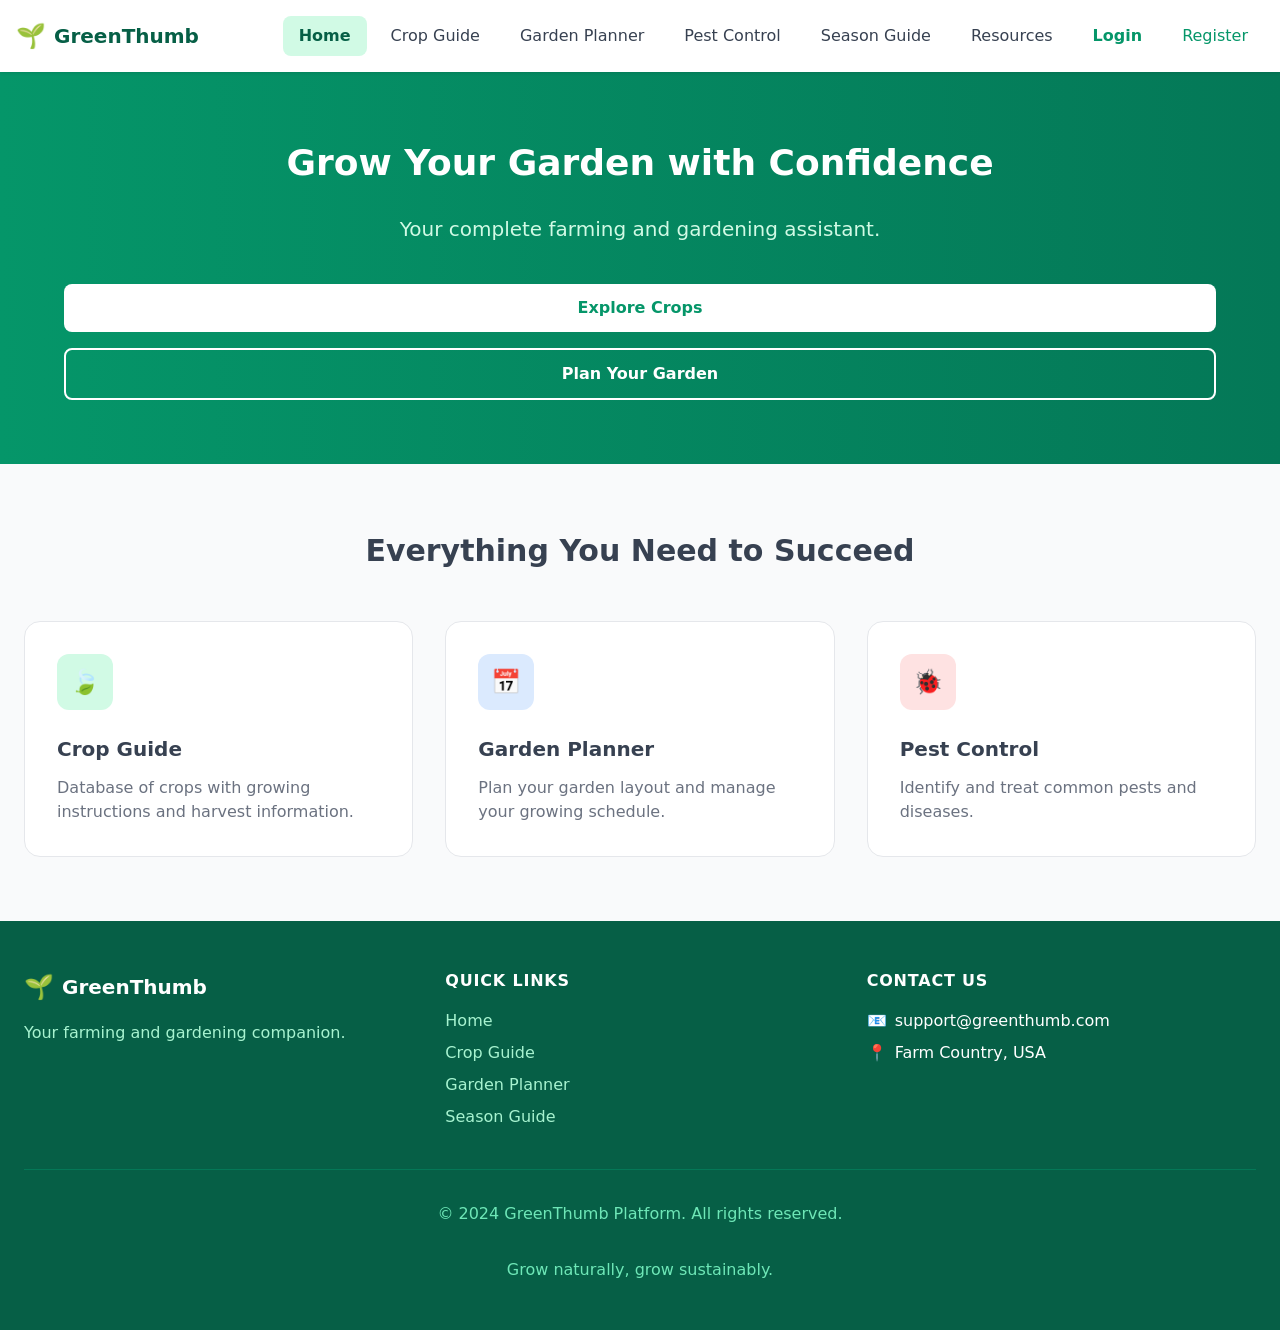
<file: index.html>
<!DOCTYPE html>
<html lang="en">
<head>
    <meta charset="UTF-8">
    <meta name="viewport" content="width=device-width, initial-scale=1.0">
    <title>GreenThumb | Farming & Gardening Assistance Platform</title>
    <style>
        .crop-image {
            width: 100%;
            height: 180px;
            object-fit: cover;
            border-radius: 0.75rem;
            margin-bottom: 1rem;
        }

        * { 
            margin: 0; 
            padding: 0; 
            box-sizing: border-box; 
        }
        
        body { 
            font-family: system-ui, sans-serif; 
            background: #f9fafb; 
            color: #374151; 
            line-height: 1.5; 
        }
        
        .container { 
            max-width: 80rem; 
            margin: 0 auto; 
            display: flex; 
            justify-content: space-between; 
            align-items: center; 
        }
        
        header { 
            background: white; 
            box-shadow: 0 1px 3px rgba(0,0,0,0.1); 
            padding: 1rem; 
            position: sticky; 
            top: 0; 
            z-index: 10; 
        }
        
        .features-grid { 
            display: grid; 
            gap: 2rem; 
        }
        
        .cards-grid { 
            display: grid; 
            gap: 1.5rem; 
            margin-bottom: 3rem; 
        }
        
        .card { 
            background: white; 
            border: 1px solid #e5e7eb; 
            border-radius: 1rem; 
            overflow: hidden; 
            transition: transform 0.3s, box-shadow 0.3s;
        }
        
        .card:hover { 
            transform: translateY(-5px); 
            box-shadow: 0 10px 25px rgba(0,0,0,0.1); 
        }
        
        .tips-box { 
            background: #f0fdf4; 
            padding: 2rem; 
            border: 1px solid #bbf7d0; 
            border-radius: 1rem; 
            margin-bottom: 2rem; 
        }
        
        footer { 
            background: #065f46; 
            color: white; 
            padding: 3rem 1.5rem; 
        }
        
        .footer-grid { 
            display: grid; 
            gap: 2rem; 
            margin-bottom: 2rem; 
        }
        
        @media (min-width: 768px) {
            .desktop-nav { 
                display: flex; 
                gap: 0.5rem; 
            }
            .features-grid { 
                grid-template-columns: repeat(3, 1fr); 
            }
            .cards-grid { 
                grid-template-columns: repeat(3, 1fr); 
            }
            .footer-grid { 
                grid-template-columns: repeat(3, 1fr); 
            }
        }
    </style>
</head>
<body>

<header>
    <div class="container">
        <a href="index.html" style="display: flex; align-items: center; gap: 0.5rem; color: #059669; text-decoration: none;">
            <span style="font-size: 1.5rem;">🌱</span>
            <span style="font-size: 1.25rem; font-weight: bold; color: #065f46;">GreenThumb</span>
        </a>

        <nav style="display: flex; gap: 0.5rem;">
            <a href="index.html" style="padding: 0.5rem 1rem; border-radius: 0.5rem; text-decoration: none; background: #d1fae5; color: #065f46; font-weight: 600;">Home</a>
            <a href="crops.html" style="padding: 0.5rem 1rem; border-radius: 0.5rem; text-decoration: none; color: #374151;">Crop Guide</a>
            <a href="planner.html" style="padding: 0.5rem 1rem; border-radius: 0.5rem; text-decoration: none; color: #374151;">Garden Planner</a>
            <a href="pests.html" style="padding: 0.5rem 1rem; border-radius: 0.5rem; text-decoration: none; color: #374151;">Pest Control</a>
            <a href="seasons.html" style="padding: 0.5rem 1rem; border-radius: 0.5rem; text-decoration: none; color: #374151;">Season Guide</a>
            <a href="resources.html" style="padding: 0.5rem 1rem; border-radius: 0.5rem; text-decoration: none; color: #374151;">Resources</a>
            <a href="login.html" style="padding: 0.5rem 1rem; border-radius: 0.5rem; text-decoration: none; color: #059669; font-weight: 600;">Login</a>
            <a href="register.html" style="padding: 0.5rem 1rem; border-radius: 0.5rem; text-decoration: none; color: #059669;">Register</a>
        </nav>
    </div>
</header>

<main>
    <section style="background: linear-gradient(to right, #059669, #047857); color: white; padding: 4rem 1.5rem; text-align: center;">
        <div style="max-width: 72rem; margin: 0 auto;">
            <h2 style="font-size: 2.25rem; font-weight: bold; margin-bottom: 1.5rem;">Grow Your Garden with Confidence</h2>
            <p style="font-size: 1.25rem; color: #d1fae5; margin-bottom: 2.5rem;">Your complete farming and gardening assistant.</p>
            <div style="display: flex; flex-direction: column; gap: 1rem; justify-content: center;">
                <a href="crops.html" style="background: white; color: #059669; padding: 0.75rem 2rem; border-radius: 0.5rem; font-weight: bold; text-decoration: none; text-align: center; display: inline-block;">Explore Crops</a>
                <a href="planner.html" style="background: transparent; border: 2px solid white; color: white; padding: 0.75rem 2rem; border-radius: 0.5rem; font-weight: bold; text-decoration: none; text-align: center; display: inline-block;">Plan Your Garden</a>
            </div>
        </div>
    </section>

    <section style="padding: 4rem 1.5rem; max-width: 80rem; margin: 0 auto;">
        <h2 style="font-size: 1.875rem; font-weight: bold; text-align: center; margin-bottom: 3rem;">Everything You Need to Succeed</h2>

        <div class="features-grid">
            <div style="background: white; border: 1px solid #e5e7eb; border-radius: 1rem; padding: 2rem;">
                <div style="background: #d1fae5; color: #059669; width: 3.5rem; height: 3.5rem; border-radius: 0.75rem; display: flex; align-items: center; justify-content: center; font-size: 1.5rem; margin-bottom: 1.5rem;">🍃</div>
                <h3 style="font-size: 1.25rem; font-weight: bold; margin-bottom: 0.75rem;">Crop Guide</h3>
                <p style="color: #6b7280;">Database of crops with growing instructions and harvest information.</p>
            </div>

            <div style="background: white; border: 1px solid #e5e7eb; border-radius: 1rem; padding: 2rem;">
                <div style="background: #dbeafe; color: #2563eb; width: 3.5rem; height: 3.5rem; border-radius: 0.75rem; display: flex; align-items: center; justify-content: center; font-size: 1.5rem; margin-bottom: 1.5rem;">📅</div>
                <h3 style="font-size: 1.25rem; font-weight: bold; margin-bottom: 0.75rem;">Garden Planner</h3>
                <p style="color: #6b7280;">Plan your garden layout and manage your growing schedule.</p>
            </div>

            <div style="background: white; border: 1px solid #e5e7eb; border-radius: 1rem; padding: 2rem;">
                <div style="background: #fee2e2; color: #dc2626; width: 3.5rem; height: 3.5rem; border-radius: 0.75rem; display: flex; align-items: center; justify-content: center; font-size: 1.5rem; margin-bottom: 1.5rem;">🐞</div>
                <h3 style="font-size: 1.25rem; font-weight: bold; margin-bottom: 0.75rem;">Pest Control</h3>
                <p style="color: #6b7280;">Identify and treat common pests and diseases.</p>
            </div>
        </div>
    </section>
</main>

<footer>
    <div style="max-width: 80rem; margin: 0 auto;">
        <div class="footer-grid">
            <div>
                <div style="display: flex; align-items: center; gap: 0.5rem; margin-bottom: 1rem;">
                    <span style="font-size: 1.5rem;">🌱</span>
                    <span style="font-size: 1.25rem; font-weight: bold;">GreenThumb</span>
                </div>
                <p style="color: #a7f3d0;">Your farming and gardening companion.</p>
            </div>

            <div>
                <h4 style="font-weight: bold; margin-bottom: 1rem; text-transform: uppercase; letter-spacing: 0.05em;">Quick Links</h4>
                <ul style="list-style: none;">
                    <li style="margin-bottom: 0.5rem;"><a href="index.html" style="color: #a7f3d0; text-decoration: none;">Home</a></li>
                    <li style="margin-bottom: 0.5rem;"><a href="crops.html" style="color: #a7f3d0; text-decoration: none;">Crop Guide</a></li>
                    <li style="margin-bottom: 0.5rem;"><a href="planner.html" style="color: #a7f3d0; text-decoration: none;">Garden Planner</a></li>
                    <li style="margin-bottom: 0.5rem;"><a href="seasons.html" style="color: #a7f3d0; text-decoration: none;">Season Guide</a></li>
                </ul>
            </div>

            <div>
                <h4 style="font-weight: bold; margin-bottom: 1rem; text-transform: uppercase; letter-spacing: 0.05em;">Contact Us</h4>
                <ul style="list-style: none;">
                    <li style="margin-bottom: 0.5rem; display: flex; align-items: center; gap: 0.5rem;">
                        <span>📧</span>
                        <span>support@greenthumb.com</span>
                    </li>
                    <li style="margin-bottom: 0.5rem; display: flex; align-items: center; gap: 0.5rem;">
                        <span>📍</span>
                        <span>Farm Country, USA</span>
                    </li>
                </ul>
            </div>
        </div>

        <div style="border-top: 1px solid #047857; padding-top: 2rem; text-align: center; color: #6ee7b7;">
            <p>&copy; 2024 GreenThumb Platform. All rights reserved.</p>
            <p style="margin-top: 2rem;">Grow naturally, grow sustainably.</p>
        </div>
    </div>
</footer>


</body>
</html>
</file>
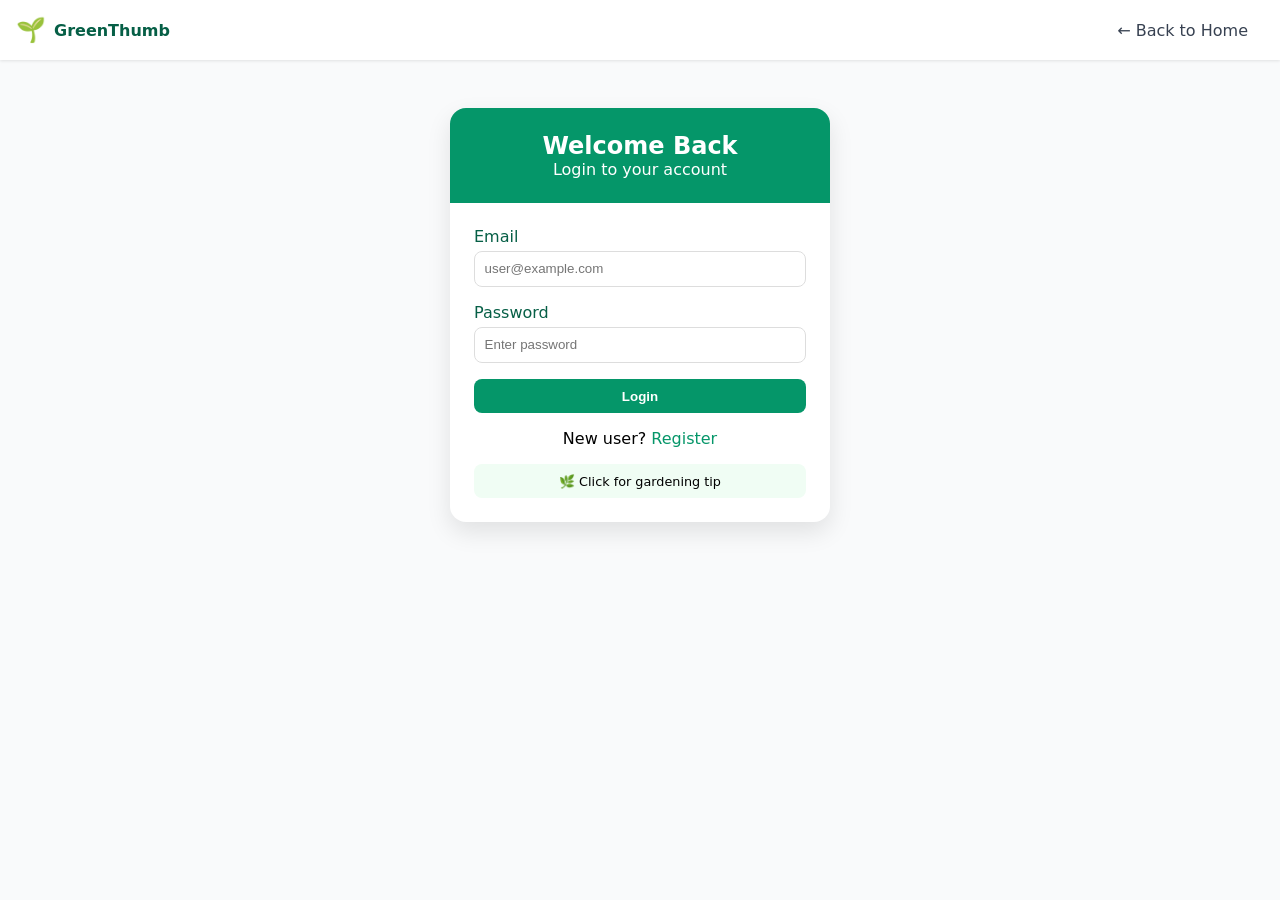
<file: login.html>
<!DOCTYPE html>
<html lang="en">
<head>
    <meta charset="UTF-8">
    <meta name="viewport" content="width=device-width, initial-scale=1.0">
    <title>Login | GreenThumb</title>
    <style>
        * { margin: 0; padding: 0; box-sizing: border-box; }
        body { font-family: system-ui, sans-serif; background: #f9fafb; }
        .container { max-width: 80rem; margin: 0 auto; display: flex; justify-content: space-between; align-items: center; }
        header { background: white; padding: 1rem; box-shadow: 0 1px 3px rgba(0,0,0,0.1); }
        .auth-container { max-width: 380px; margin: 3rem auto; background: white; border-radius: 1rem; box-shadow: 0 10px 25px rgba(0,0,0,0.1); overflow: hidden; }
        .auth-header { background: #059669; color: white; padding: 1.5rem; text-align: center; }
        .auth-body { padding: 1.5rem; }
        .form-group { margin-bottom: 1rem; }
        .form-group label { display: block; font-weight: 500; margin-bottom: 0.3rem; color: #065f46; }
        .form-group input { width: 100%; padding: 0.6rem; border: 1px solid #ddd; border-radius: 0.5rem; }
        .btn { width: 100%; background: #059669; color: white; padding: 0.6rem; border: none; border-radius: 0.5rem; font-weight: bold; cursor: pointer; }
        .btn:hover { background: #047857; }
        .auth-link { text-align: center; margin-top: 1rem; }
        .auth-link a { color: #059669; text-decoration: none; }
        .error { color: #dc2626; font-size: 0.8rem; margin-top: 0.5rem; display: none; text-align: center; }
        .tip { background: #f0fdf4; padding: 0.6rem; border-radius: 0.5rem; margin-top: 1rem; text-align: center; font-size: 0.8rem; cursor: pointer; }
        nav a { padding: 0.5rem 1rem; text-decoration: none; color: #374151; }
    </style>
</head>
<body>

<header>
    <div class="container">
        <a href="index.html" style="display: flex; align-items: center; gap: 0.5rem; text-decoration: none;">
            <span style="font-size: 1.5rem;">🌱</span>
            <span style="font-weight: bold; color: #065f46;">GreenThumb</span>
        </a>
        <nav><a href="index.html">← Back to Home</a></nav>
    </div>
</header>

<main>
    <div class="auth-container">
        <div class="auth-header">
            <h2> Welcome Back</h2>
            <p>Login to your account</p>
        </div>
        <div class="auth-body">
            <div class="form-group">
                <label>Email</label>
                <input type="email" id="email" placeholder="user@example.com">
            </div>
            <div class="form-group">
                <label>Password</label>
                <input type="password" id="password" placeholder="Enter password">
            </div>
            <div id="errorMsg" class="error"></div>
            <button class="btn" id="loginBtn">Login</button>
            <div class="auth-link">New user? <a href="register.html">Register</a></div>
            <div class="tip" id="tipBox">🌿 <span id="tip">Click for gardening tip</span></div>
        </div>
    </div>
</main>

<script>
    const demoUsers = [
        { name: "John", email: "john@test.com", password: "123456" },
        { name: "Sarah", email: "sarah@test.com", password: "123456" }
    ];
    
    const tips = ["Water plants in morning", "Add compost to soil", "Rotate crops yearly", "Mulch to save water", "Plant marigolds for pests"];
    
    document.getElementById('tipBox').onclick = () => {
        let random = tips[Math.floor(Math.random() * tips.length)];
        document.getElementById('tip').innerText = random;
        alert("💡 " + random);
    };
    
    document.getElementById('loginBtn').onclick = () => {
        let email = document.getElementById('email').value;
        let pwd = document.getElementById('password').value;
        let error = document.getElementById('errorMsg');
        
        let emailRegex = /^[^\s@]+@[^\s@]+\.[^\s@]+$/;
        if (!emailRegex.test(email)) {
            error.innerText = '❌ Invalid email format';
            error.style.display = 'block';
            alert('Please enter valid email');
            return;
        }
        
        let user = demoUsers.find(u => u.email === email && u.password === pwd);
        
        if (user) {
            alert('✅ Login successful! Welcome ' + user.name);
            window.location.href = 'index.html';
        } else {
            error.innerText = '❌ Invalid email or password';
            error.style.display = 'block';
            alert('Login failed! Try john@test.com / 123456');
        }
    };
    
    let i = 0;
    while (i < 3) { console.log("Login ready"); i++; }
    
    for (let i = 0; i < tips.length; i++) { console.log("Tip: " + tips[i]); }
</script>
</body>
</html>
</file>
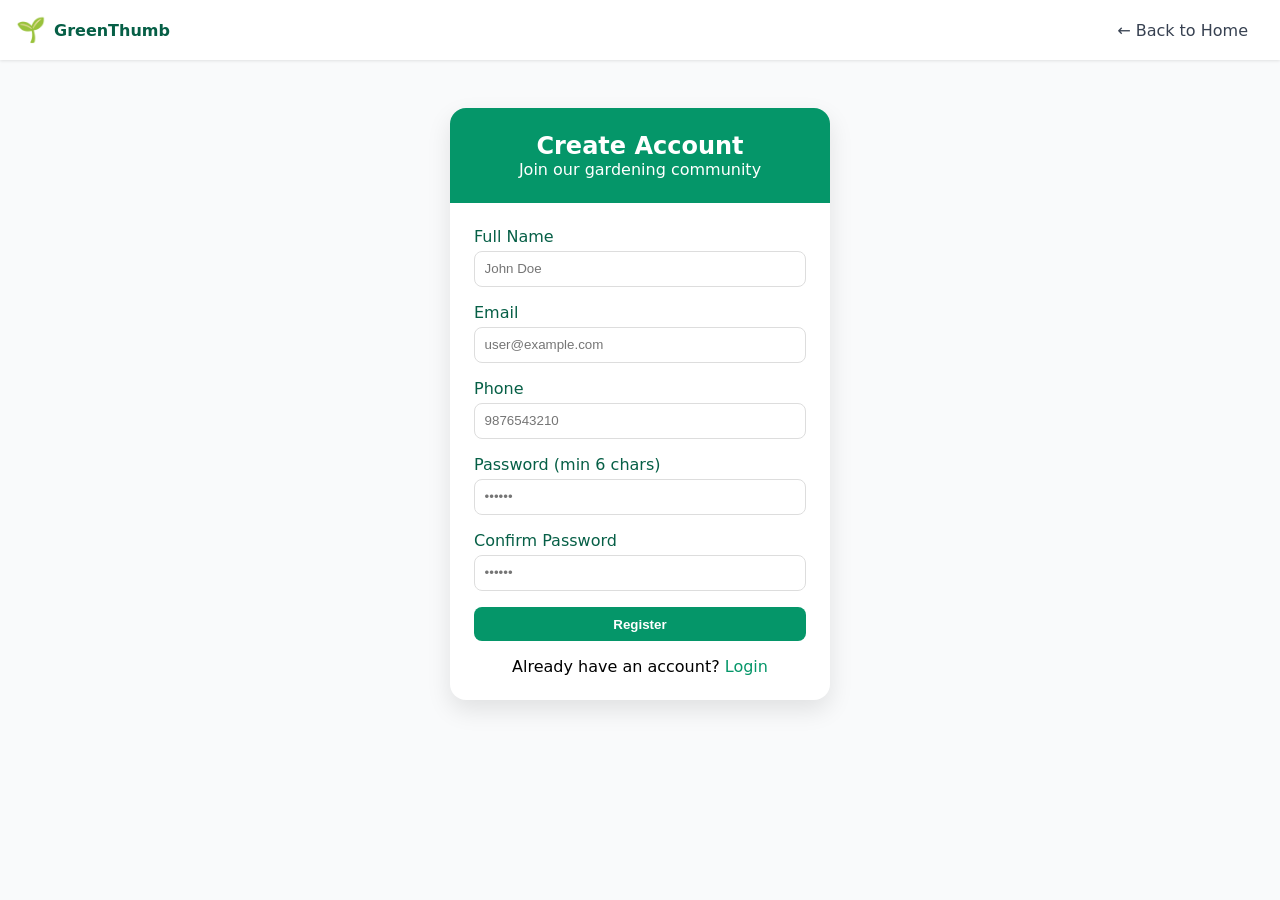
<file: register.html>
<!DOCTYPE html>
<html lang="en">
<head>
    <meta charset="UTF-8">
    <meta name="viewport" content="width=device-width, initial-scale=1.0">
    <title>Register | GreenThumb</title>
    <style>
        * { margin: 0; padding: 0; box-sizing: border-box; }
        body { font-family: system-ui, sans-serif; background: #f9fafb; }
        .container { max-width: 80rem; margin: 0 auto; display: flex; justify-content: space-between; align-items: center; }
        header { background: white; padding: 1rem; box-shadow: 0 1px 3px rgba(0,0,0,0.1); }
        .auth-container { max-width: 380px; margin: 3rem auto; background: white; border-radius: 1rem; box-shadow: 0 10px 25px rgba(0,0,0,0.1); overflow: hidden; }
        .auth-header { background: #059669; color: white; padding: 1.5rem; text-align: center; }
        .auth-body { padding: 1.5rem; }
        .form-group { margin-bottom: 1rem; }
        .form-group label { display: block; font-weight: 500; margin-bottom: 0.3rem; color: #065f46; }
        .form-group input { width: 100%; padding: 0.6rem; border: 1px solid #ddd; border-radius: 0.5rem; }
        .btn { width: 100%; background: #059669; color: white; padding: 0.6rem; border: none; border-radius: 0.5rem; font-weight: bold; cursor: pointer; }
        .btn:hover { background: #047857; }
        .auth-link { text-align: center; margin-top: 1rem; }
        .auth-link a { color: #059669; text-decoration: none; }
        .error { color: #dc2626; font-size: 0.8rem; margin-top: 0.5rem; display: none; text-align: center; }
        .hint { font-size: 0.7rem; color: #9ca3af; margin-top: 0.2rem; }
        nav a { padding: 0.5rem 1rem; text-decoration: none; color: #374151; }
    </style>
</head>
<body>

<header>
    <div class="container">
        <a href="index.html" style="display: flex; align-items: center; gap: 0.5rem; text-decoration: none;">
            <span style="font-size: 1.5rem;">🌱</span>
            <span style="font-weight: bold; color: #065f46;">GreenThumb</span>
        </a>
        <nav><a href="index.html">← Back to Home</a></nav>
    </div>
</header>

<main>
    <div class="auth-container">
        <div class="auth-header">
            <h2> Create Account</h2>
            <p>Join our gardening community</p>
        </div>
        <div class="auth-body">
            <div class="form-group">
                <label>Full Name</label>
                <input type="text" id="name" placeholder="John Doe">
            </div>
            <div class="form-group">
                <label>Email</label>
                <input type="email" id="email" placeholder="user@example.com">
            </div>
            <div class="form-group">
                <label>Phone </label>
                <input type="tel" id="phone" maxlength="10" placeholder="9876543210">
            </div>
            <div class="form-group">
                <label>Password (min 6 chars)</label>
                <input type="password" id="password" placeholder="••••••">
            </div>
            <div class="form-group">
                <label>Confirm Password</label>
                <input type="password" id="confirm" placeholder="••••••">
            </div>
            <div id="errorMsg" class="error"></div>
            <button class="btn" id="registerBtn">Register</button>
            <div class="auth-link">Already have an account? <a href="login.html">Login</a></div>
        </div>
    </div>
</main>

<script>
    function validEmail(email) { return /^[^\s@]+@[^\s@]+\.[^\s@]+$/.test(email); }
    function validPhone(phone) { return /^[789]\d{9}$/.test(phone); }
    
    document.getElementById('registerBtn').onclick = () => {
        let name = document.getElementById('name').value;
        let email = document.getElementById('email').value;
        let phone = document.getElementById('phone').value;
        let pwd = document.getElementById('password').value;
        let confirm = document.getElementById('confirm').value;
        let error = document.getElementById('errorMsg');
        
        error.style.display = 'none';
        
        if (name.length < 2) {
            error.innerText = '❌ Name must be at least 2 characters';
            error.style.display = 'block';
            alert('Please enter valid name');
            return;
        }
        
        if (!validEmail(email)) {
            error.innerText = '❌ Invalid email format';
            error.style.display = 'block';
            alert('Enter valid email (user@domain.com)');
            return;
        }
        
        if (!validPhone(phone)) {
            error.innerText = '❌ Phone must be 10 digits starting with 7,8,9';
            error.style.display = 'block';
            alert('Enter 10 digit phone starting with 7/8/9');
            return;
        }
        
        if (pwd.length < 6) {
            error.innerText = '❌ Password must be at least 6 characters';
            error.style.display = 'block';
            alert('Password must be 6+ characters');
            return;
        }
        
        if (pwd !== confirm) {
            error.innerText = '❌ Passwords do not match';
            error.style.display = 'block';
            alert('Passwords do not match');
            return;
        }
        
        let confirmReg = prompt('Confirm registration? Type "YES"', 'YES');
        
        if (confirmReg === 'YES') {
            alert('✅ Registration successful! Welcome ' + name);
            window.location.href = 'login.html';
        } else {
            alert('Registration cancelled');
        }
    };
    
    let i = 0;
    while (i < 3) { console.log("Registration ready"); i++; }
    
    let j = 0;
    do { console.log("Check " + j); j++; } while (j < 2);
</script>
</body>
</html>
</file>
